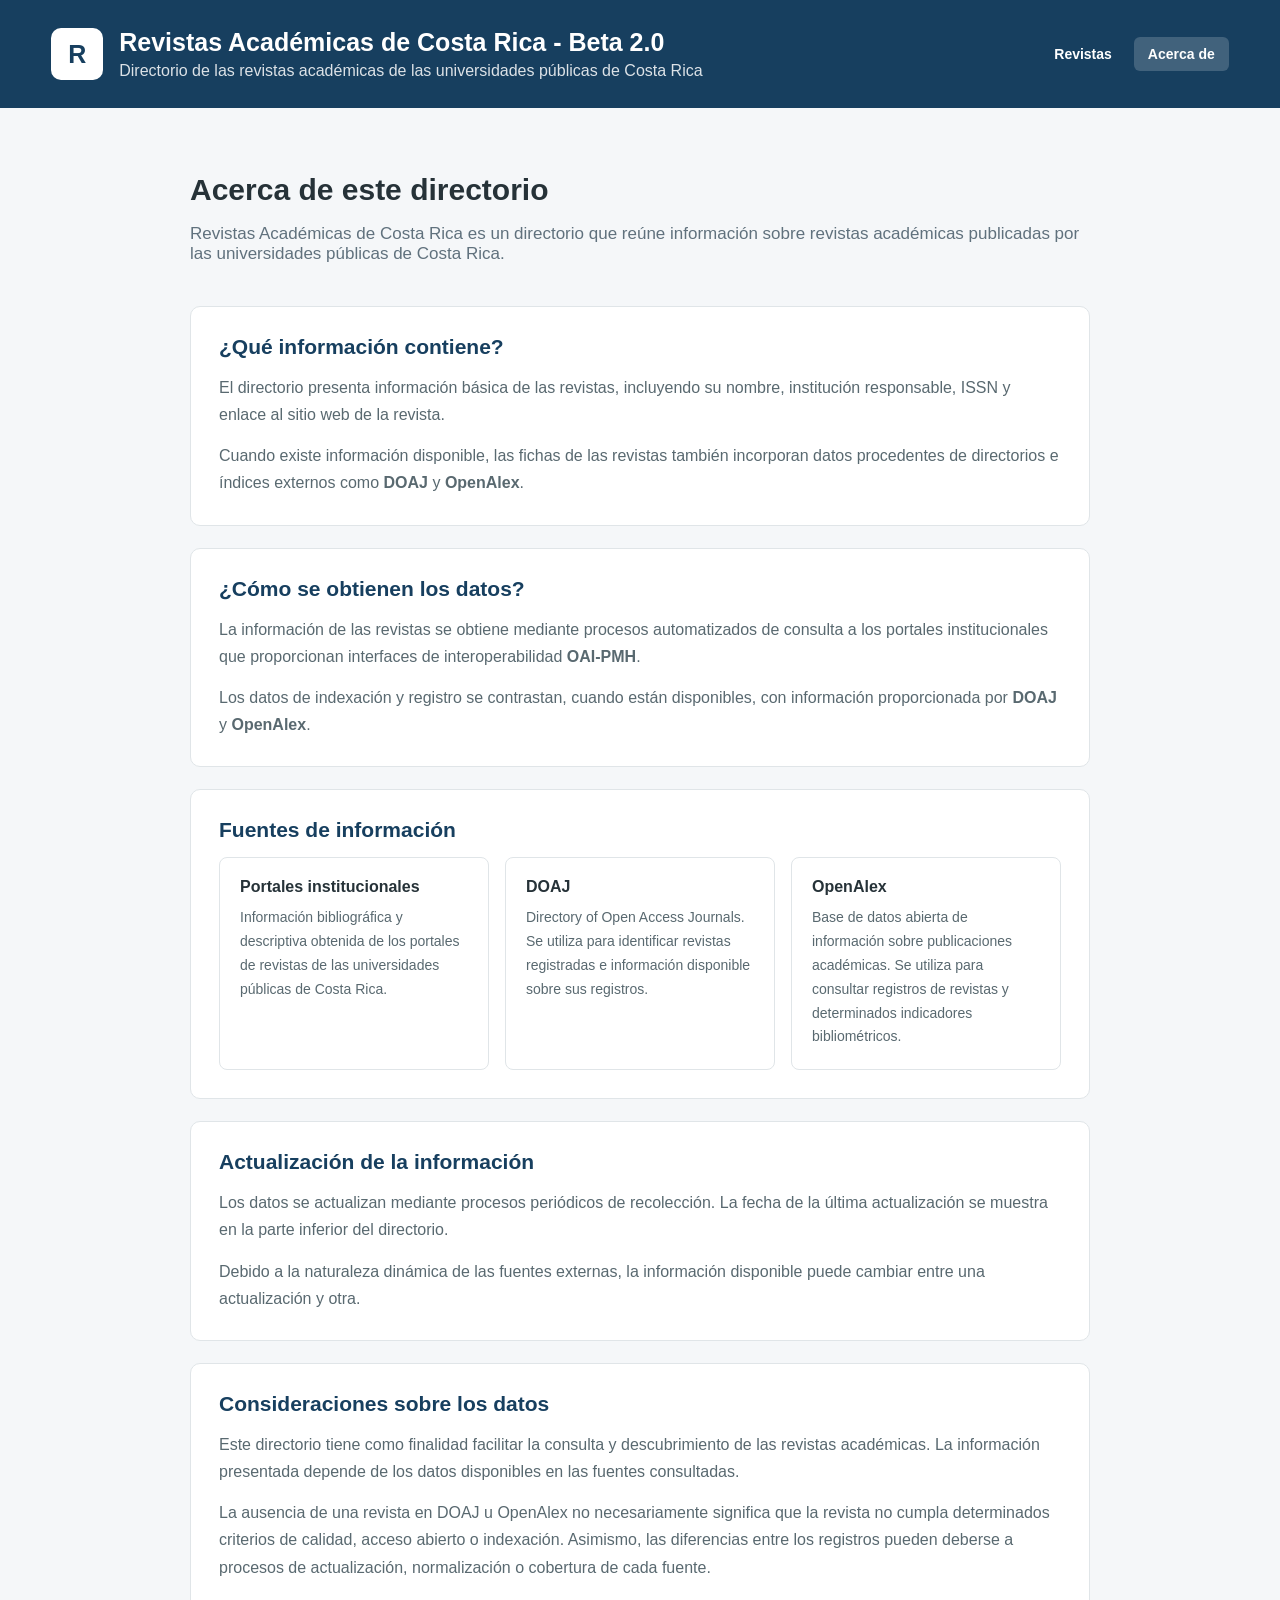
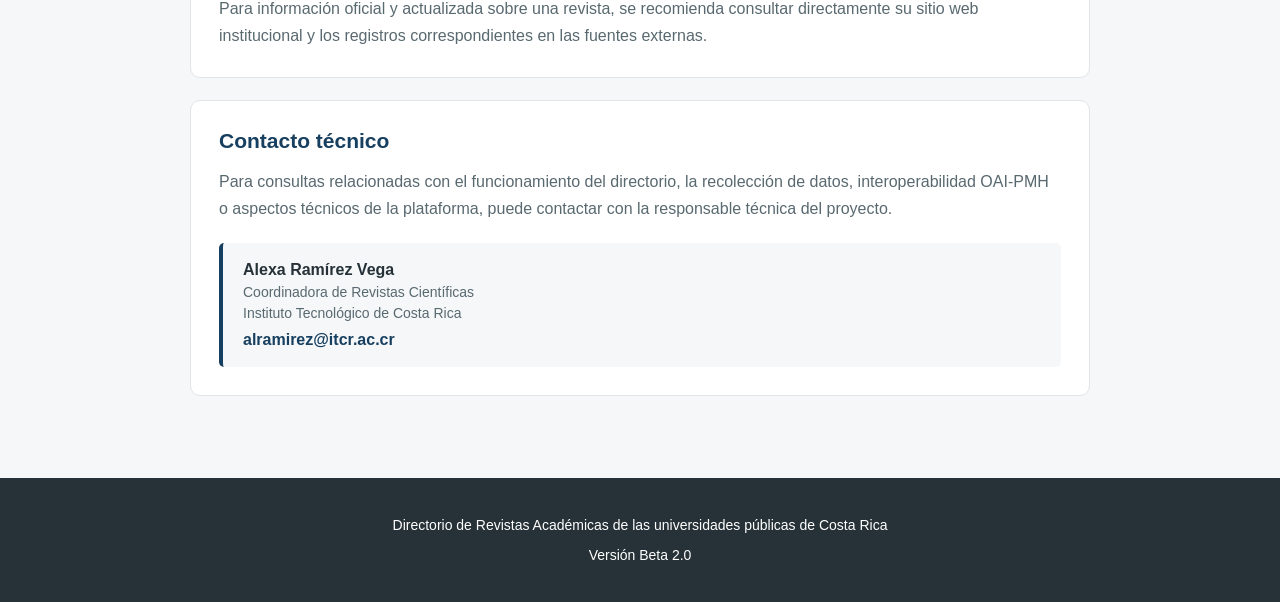
<file: acerca.html>
<!DOCTYPE html>
<html lang="es">

<head>

    <meta charset="UTF-8">

    <meta
        name="viewport"
        content="width=device-width, initial-scale=1.0"
    >

    <title>Acerca de | Revistas Académicas de Costa Rica</title>

    <link
        rel="stylesheet"
        href="estilos.css"
    >

</head>


<body>


<header class="encabezado">

    <div class="contenedor">

        <div class="marca">

            <div class="marca-icono">
                R
            </div>

            <div class="marca-texto">

                <h1>
                    Revistas Académicas de Costa Rica - Beta 2.0
                </h1>

                <p>
                    Directorio de las revistas académicas de las universidades
                    públicas de Costa Rica
                </p>

            </div>


            <nav class="navegacion">

                <a href="index.html">
                    Revistas
                </a>

                <a
                    href="acerca.html"
                    class="activo"
                >
                    Acerca de
                </a>

            </nav>

        </div>

    </div>

</header>



<main class="contenedor pagina-acerca">


    <section class="introduccion">

        <h2>
            Acerca de este directorio
        </h2>

        <p>
            Revistas Académicas de Costa Rica es un directorio que reúne
            información sobre revistas académicas publicadas por las
            universidades públicas de Costa Rica.
        </p>

    </section>



    <section class="acerca-seccion">

        <h3>
            ¿Qué información contiene?
        </h3>

        <p>
            El directorio presenta información básica de las revistas,
            incluyendo su nombre, institución responsable, ISSN y enlace
            al sitio web de la revista.
        </p>

        <p>
            Cuando existe información disponible, las fichas de las revistas
            también incorporan datos procedentes de directorios e índices
            externos como <strong>DOAJ</strong> y <strong>OpenAlex</strong>.
        </p>

    </section>



    <section class="acerca-seccion">

        <h3>
            ¿Cómo se obtienen los datos?
        </h3>

        <p>
            La información de las revistas se obtiene mediante procesos
            automatizados de consulta a los portales institucionales que
            proporcionan interfaces de interoperabilidad
            <strong>OAI-PMH</strong>.
        </p>

        <p>
            Los datos de indexación y registro se contrastan, cuando están
            disponibles, con información proporcionada por
            <strong>DOAJ</strong> y <strong>OpenAlex</strong>.
        </p>

    </section>



    <section class="acerca-seccion">

        <h3>
            Fuentes de información
        </h3>

        <div class="fuentes-acerca">

            <div class="fuente-acerca">

                <h4>
                    Portales institucionales
                </h4>

                <p>
                    Información bibliográfica y descriptiva obtenida de los
                    portales de revistas de las universidades públicas de
                    Costa Rica.
                </p>

            </div>


            <div class="fuente-acerca">

                <h4>
                    DOAJ
                </h4>

                <p>
                    Directory of Open Access Journals. Se utiliza para
                    identificar revistas registradas e información disponible
                    sobre sus registros.
                </p>

            </div>


            <div class="fuente-acerca">

                <h4>
                    OpenAlex
                </h4>

                <p>
                    Base de datos abierta de información sobre publicaciones
                    académicas. Se utiliza para consultar registros de revistas
                    y determinados indicadores bibliométricos.
                </p>

            </div>

        </div>

    </section>



    <section class="acerca-seccion">

        <h3>
            Actualización de la información
        </h3>

        <p>
            Los datos se actualizan mediante procesos periódicos de
            recolección. La fecha de la última actualización se muestra
            en la parte inferior del directorio.
        </p>

        <p>
            Debido a la naturaleza dinámica de las fuentes externas,
            la información disponible puede cambiar entre una actualización
            y otra.
        </p>

    </section>



    <section class="acerca-seccion">

        <h3>
            Consideraciones sobre los datos
        </h3>

        <p>
            Este directorio tiene como finalidad facilitar la consulta y
            descubrimiento de las revistas académicas. La información
            presentada depende de los datos disponibles en las fuentes
            consultadas.
        </p>

        <p>
            La ausencia de una revista en DOAJ u OpenAlex no necesariamente
            significa que la revista no cumpla determinados criterios de
            calidad, acceso abierto o indexación. Asimismo, las diferencias
            entre los registros pueden deberse a procesos de actualización,
            normalización o cobertura de cada fuente.
        </p>

        <p>
            Para información oficial y actualizada sobre una revista,
            se recomienda consultar directamente su sitio web institucional
            y los registros correspondientes en las fuentes externas.
        </p>

    </section>

    <section class="acerca-seccion">

    <h3>
        Contacto técnico
    </h3>

    <p>
        Para consultas relacionadas con el funcionamiento del directorio,
        la recolección de datos, interoperabilidad OAI-PMH o aspectos
        técnicos de la plataforma, puede contactar con la responsable
        técnica del proyecto.
    </p>

    <div class="contacto-tecnico">

        <strong>
            Alexa Ramírez Vega
        </strong>

        <span>
            Coordinadora de Revistas Científicas
        </span>

        <span>
            Instituto Tecnológico de Costa Rica
        </span>

        <a href="mailto:alramirez@itcr.ac.cr">
            alramirez@itcr.ac.cr
        </a>

    </div>

</section>

</main>



<footer>

    <div class="contenedor">

        <p>
            Directorio de Revistas Académicas de las universidades públicas
            de Costa Rica
        </p>

         <p> Versión Beta 2.0 </p>

    </div>

</footer>


</body>

</html>
</file>
<file: estilos.css>
* {
    box-sizing: border-box;
}

body {
    margin: 0;
    font-family: Arial, Helvetica, sans-serif;
    background: #f5f7f9;
    color: #263238;
}

.contenedor {
    width: min(1180px, 92%);
    margin: 0 auto;
}


/* ==============================
   ENCABEZADO
   ============================== */

.encabezado {
    background: #173f5f;
    color: white;
    padding: 28px 0;
}

.marca {
    display: flex;
    align-items: center;
    gap: 16px;
}

.marca-icono {
    width: 52px;
    height: 52px;
    border-radius: 10px;
    background: white;
    color: #173f5f;

    display: flex;
    align-items: center;
    justify-content: center;

    font-size: 25px;
    font-weight: bold;
}

.marca h1 {
    margin: 0;
    font-size: 25px;
}

.marca p {
    margin: 5px 0 0;
    opacity: 0.85;
}


/* ==============================
   INTRODUCCIÓN
   ============================== */

.introduccion {
    padding: 40px 0 25px;
}

.introduccion h2 {
    margin-bottom: 8px;
    font-size: 30px;
}

.introduccion p {
    color: #60717d;
    font-size: 17px;
}


/* ==============================
   BUSCADOR
   ============================== */

.buscador {
    margin-bottom: 20px;
}

.buscador input {
    width: 100%;
    padding: 16px 18px;

    border: 1px solid #ccd5da;
    border-radius: 8px;

    font-size: 16px;

    background: white;
}

.buscador input:focus {
    outline: none;
    border-color: #173f5f;
}


/* ==============================
   FILTROS
   ============================== */

.filtros {
    display: flex;
    align-items: center;
    gap: 12px;
    margin-bottom: 25px;
}

.filtros label {
    font-weight: bold;
}

.filtros select {
    padding: 10px 14px;

    border: 1px solid #ccd5da;
    border-radius: 6px;

    background: white;
}


/* ==============================
   ESTADÍSTICAS
   ============================== */

.resumen {
    display: flex;
    gap: 20px;
    margin-bottom: 30px;
}

.estadistica {
    background: white;

    border: 1px solid #e0e5e8;
    border-radius: 8px;

    padding: 18px 25px;

    min-width: 150px;
}

.estadistica strong {
    display: block;
    font-size: 27px;
    color: #173f5f;
}

.estadistica span {
    color: #687780;
}


/* ==============================
   REVISTAS
   ============================== */

.revistas {
    display: grid;

    grid-template-columns:
        repeat(auto-fill, minmax(340px, 1fr));

    gap: 22px;

    margin-bottom: 50px;
}

.revista {
    background: white;

    border: 1px solid #e0e5e8;
    border-radius: 10px;

    padding: 24px;

    transition:
        transform 0.15s ease,
        box-shadow 0.15s ease;
}

.revista:hover {
    transform: translateY(-2px);

    box-shadow:
        0 5px 18px rgba(0, 0, 0, 0.08);
}

.revista-institucion {
    font-size: 13px;
    font-weight: bold;

    color: #687780;

    margin-bottom: 9px;
}

.revista h3 {
    margin: 0 0 10px;

    font-size: 20px;
    line-height: 1.3;
}

.issn {
    font-size: 14px;

    color: #173f5f;

    font-weight: bold;

    margin-bottom: 15px;
}

.descripcion {
    font-size: 14px;
    line-height: 1.6;

    color: #596970;

    margin-bottom: 20px;
}

.boton {
    display: inline-block;

    padding: 9px 15px;

    border-radius: 6px;

    background: #173f5f;
    color: white;

    text-decoration: none;

    font-size: 14px;
    font-weight: bold;
}

.boton:hover {
    opacity: 0.9;
}


/* ==============================
   SIN RESULTADOS
   ============================== */

.sin-resultados {
    text-align: center;

    background: white;

    padding: 50px;

    border-radius: 10px;

    margin-bottom: 50px;
}

.sin-resultados h3 {
    margin-top: 0;
}


/* ==============================
   FOOTER
   ============================== */

footer {
    background: #263238;
    color: white;

    padding: 25px 0;

    font-size: 14px;

    text-align: center;
}

/* ==========================================
   FUENTES DE INDEXACIÓN
   ========================================== */

.fuentes-indexacion {
    margin-top: 18px;
    margin-bottom: 18px;
    padding: 12px 0;
    border-top: 1px solid #e0e5e8;
    border-bottom: 1px solid #e0e5e8;
}

.fuente {
    display: flex;
    align-items: center;
    gap: 8px;
    margin: 7px 0;
    font-size: 14px;
}

.fuente-nombre {
    font-weight: bold;
    color: #263238;
    min-width: 75px;
}

.fuente-estado {
    font-weight: 600;
}

.estado-si {
    color: #18794e;
}

.estado-no {
    color: #777;
}


/* ==========================================
   BOTONES
   ========================================== */

.acciones-revista {
    display: flex;
    gap: 10px;
    flex-wrap: wrap;
    margin-top: 16px;
}

.boton,
.boton-secundario {
    display: inline-block;

    padding: 9px 15px;

    border-radius: 6px;

    font-size: 14px;
    font-weight: bold;

    text-decoration: none;

    cursor: pointer;

    transition:
        background 0.15s ease,
        border-color 0.15s ease,
        transform 0.15s ease;
}

.boton {
    border: 1px solid #173f5f;

    background: #173f5f;
    color: white;
}

.boton:hover {
    background: #102f48;
    border-color: #102f48;
}

.boton-secundario {
    border: 1px solid #173f5f;

    background: white;
    color: #173f5f;
}

.boton-secundario:hover {
    background: #eef4f8;
}


/* ==========================================
   MODAL FICHA
   ========================================== */

.modal-ficha {
    display: none;

    position: fixed;

    z-index: 1000;

    inset: 0;

    background: rgba(0, 0, 0, 0.55);

    padding: 30px 15px;

    overflow-y: auto;
}

.modal-contenido {
    position: relative;

    max-width: 850px;

    margin: 0 auto;

    background: white;

    border-radius: 10px;

    padding: 30px;

    box-shadow:
        0 10px 40px rgba(0, 0, 0, 0.25);
}

.modal-cerrar {
    position: absolute;

    top: 12px;
    right: 15px;

    width: 40px;
    height: 40px;

    border: none;

    background: transparent;

    color: #687780;

    font-size: 30px;

    line-height: 1;

    cursor: pointer;

    border-radius: 5px;
}

.modal-cerrar:hover {
    background: #f1f3f4;
    color: #263238;
}


/* ==========================================
   FICHA
   ========================================== */

.ficha-titulo {
    margin-top: 0;

    padding-right: 45px;

    color: #173f5f;

    font-size: 27px;

    line-height: 1.3;
}

.ficha-seccion {
    margin-top: 28px;

    padding-top: 20px;

    border-top: 1px solid #e0e5e8;
}

.ficha-seccion h4 {
    margin-top: 0;
    margin-bottom: 16px;

    color: #173f5f;

    font-size: 19px;
}

.ficha-dato {
    margin: 9px 0;

    line-height: 1.5;
}

.ficha-dato strong {
    display: inline-block;

    min-width: 150px;

    color: #455a64;
}

.ficha-dato a {
    color: #173f5f;

    font-weight: bold;
}

.ficha-dato a:hover {
    text-decoration: underline;
}

.ficha-issn {
    display: inline-block;

    margin: 3px 5px 3px 0;

    padding: 4px 9px;

    background: #f1f4f6;

    border: 1px solid #dde3e7;

    border-radius: 5px;

    font-size: 13px;

    color: #455a64;
}


/* ==========================================
   TABLA PRODUCCIÓN OPENALEX
   ========================================== */

.ficha-anual {
    display: grid;
    grid-template-columns: 70px repeat(3, 1fr);
    gap: 8px;
    margin: 10px 0;
    font-size: 0.9rem;
    align-items: center;
}

.ficha-anual strong {
    padding-bottom: 6px;
    border-bottom: 1px solid #ddd;
}

.ficha-anual span {
    padding: 4px 0;
}

.ficha-anual:first-of-type {
    font-weight: bold;
}


/* ==============================
   CELULAR
   ============================== */

@media (max-width: 600px) {

    .ficha-anual {
        grid-template-columns: repeat(4, 1fr);
        font-size: 0.8rem;
    }

    .marca h1 {
        font-size: 19px;
    }

    .marca p {
        font-size: 13px;
    }

    .revistas {
        grid-template-columns: 1fr;
    }

    .filtros {
        align-items: flex-start;
        flex-direction: column;
    }

    .filtros select {
        width: 100%;
    }

    .resumen {
        flex-direction: column;
    }

}
/* =========================================
   FICHA COMPLETA
========================================= */

.ficha-titulo {
    margin: 0 0 6px;
    color: #173f5f;
    font-size: 27px;
    line-height: 1.3;
}

.ficha-institucion {
    color: #687780;
    margin-bottom: 25px;
    font-size: 15px;
}

.ficha-seccion {
    margin-top: 28px;
    padding-top: 22px;
    border-top: 1px solid #e0e5e8;
}

.ficha-seccion h4 {
    color: #173f5f;
    font-size: 20px;
    margin: 0 0 18px;
}

.ficha-dato {
    margin: 9px 0;
    line-height: 1.5;
}

.ficha-dato strong {
    display: inline-block;
    min-width: 160px;
    color: #37474f;
}

.ficha-issn {
    display: inline-block;
    margin: 3px 5px 3px 0;
    padding: 5px 9px;
    background: #f1f4f6;
    border-radius: 5px;
    font-size: 14px;
}

.ficha-enlace {
    display: inline-block;
    margin-top: 8px;
    color: #173f5f;
    font-weight: bold;
    text-decoration: none;
}

.ficha-enlace:hover {
    text-decoration: underline;
}


/* =========================================
   INDICADORES OPENALEX
========================================= */

.indicadores-openalex {
    display: grid;
    grid-template-columns: repeat(3, 1fr);
    gap: 14px;
    margin: 20px 0;
}

.indicador-openalex {
    background: #f5f7f9;
    border: 1px solid #e0e5e8;
    border-radius: 8px;
    padding: 16px;
    text-align: center;
}

.indicador-openalex strong {
    display: block;
    font-size: 25px;
    color: #173f5f;
    margin-bottom: 5px;
}

.indicador-openalex span {
    display: block;
    font-size: 13px;
    color: #687780;
}


/* =========================================
   GRÁFICO
========================================= */

.grafico-contenedor {
    position: relative;
    width: 100%;
    height: 350px;
    margin-top: 20px;
}


/* =========================================
   ESTADO DE FUENTE
========================================= */

.ficha-estado {
    display: inline-block;
    padding: 5px 10px;
    border-radius: 5px;
    font-weight: bold;
    font-size: 14px;
}

.ficha-estado-si {
    background: #e7f5ec;
    color: #18794e;
}

.ficha-estado-no {
    background: #f1f1f1;
    color: #666;
}

/* =========================================
   BOTONES DE REGISTROS EXTERNOS
========================================= */

.ficha-enlace {
    display: inline-block;
    margin-top: 10px;
    padding: 9px 15px;

    background: #f1f4f6;
    color: #173f5f;

    border: 1px solid #ccd5da;
    border-radius: 6px;

    font-size: 14px;
    font-weight: bold;

    text-decoration: none;

    transition:
        background 0.15s ease,
        border-color 0.15s ease;
}

.ficha-enlace:hover {
    background: #e5eaee;
    border-color: #173f5f;
    text-decoration: none;
}

/* =========================================
   RESPONSIVE
========================================= */

@media (max-width: 700px) {

    .indicadores-openalex {
        grid-template-columns: repeat(2, 1fr);
    }

    .grafico-contenedor {
        height: 280px;
    }

}

@media (max-width: 450px) {

    .indicadores-openalex {
        grid-template-columns: 1fr;
    }

}

/* =========================================
   NAVEGACIÓN
========================================= */

.marca-texto {
    flex: 1;
}

.navegacion {
    display: flex;
    align-items: center;
    gap: 8px;
    margin-left: auto;
}

.navegacion a {
    display: inline-block;

    padding: 9px 14px;

    border-radius: 6px;

    color: white;

    text-decoration: none;

    font-size: 14px;
    font-weight: bold;

    transition:
        background 0.15s ease;
}

.navegacion a:hover {
    background: rgba(255, 255, 255, 0.12);
}

.navegacion a.activo {
    background: rgba(255, 255, 255, 0.18);
}


/* =========================================
   PÁGINA ACERCA DE
========================================= */

.pagina-acerca {
    max-width: 900px;
    padding-bottom: 60px;
}

.acerca-seccion {
    background: white;

    border: 1px solid #e0e5e8;
    border-radius: 10px;

    padding: 28px;

    margin-bottom: 22px;
}

.acerca-seccion h3 {
    margin-top: 0;
    margin-bottom: 15px;

    color: #173f5f;

    font-size: 21px;
}

.acerca-seccion p {
    color: #596970;

    line-height: 1.7;

    margin: 0 0 14px;
}

.acerca-seccion p:last-child {
    margin-bottom: 0;
}


/* =========================================
   FUENTES
========================================= */

.fuentes-acerca {
    display: grid;

    grid-template-columns:
        repeat(3, 1fr);

    gap: 16px;
}

.fuente-acerca {
    border: 1px solid #e0e5e8;

    border-radius: 8px;

    padding: 20px;
}

.fuente-acerca h4 {
    margin-top: 0;
    margin-bottom: 10px;

    color: #263238;
}

.fuente-acerca p {
    font-size: 14px;
}


/* =========================================
   MÓVIL
========================================= */

@media (max-width: 700px) {

    .marca {
        flex-wrap: wrap;
    }

    .navegacion {
        width: 100%;
        margin-left: 68px;
    }

    .fuentes-acerca {
        grid-template-columns: 1fr;
    }

}
/* =========================================
   DISCLAIMER
========================================= */

.disclaimer {
    max-width: 900px;

    margin: 18px auto 0;

    padding-top: 15px;

    border-top: 1px solid rgba(255, 255, 255, 0.15);
}

.disclaimer p {
    margin: 0;

    color: #c7d0d5;

    font-size: 12px;

    line-height: 1.6;
}

/* =========================================
   CONTACTO TÉCNICO
========================================= */

.contacto-tecnico {
    display: flex;
    flex-direction: column;
    gap: 5px;

    margin-top: 20px;

    padding: 18px 20px;

    background: #f5f7f9;

    border-left: 4px solid #173f5f;

    border-radius: 5px;

    color: #596970;
}

.contacto-tecnico strong {
    color: #263238;
    font-size: 16px;
}

.contacto-tecnico span {
    font-size: 14px;
}

.contacto-tecnico a {
    color: #173f5f;
    font-weight: 600;
    text-decoration: none;
    margin-top: 5px;
}

.contacto-tecnico a:hover {
    text-decoration: underline;
}
</file>
